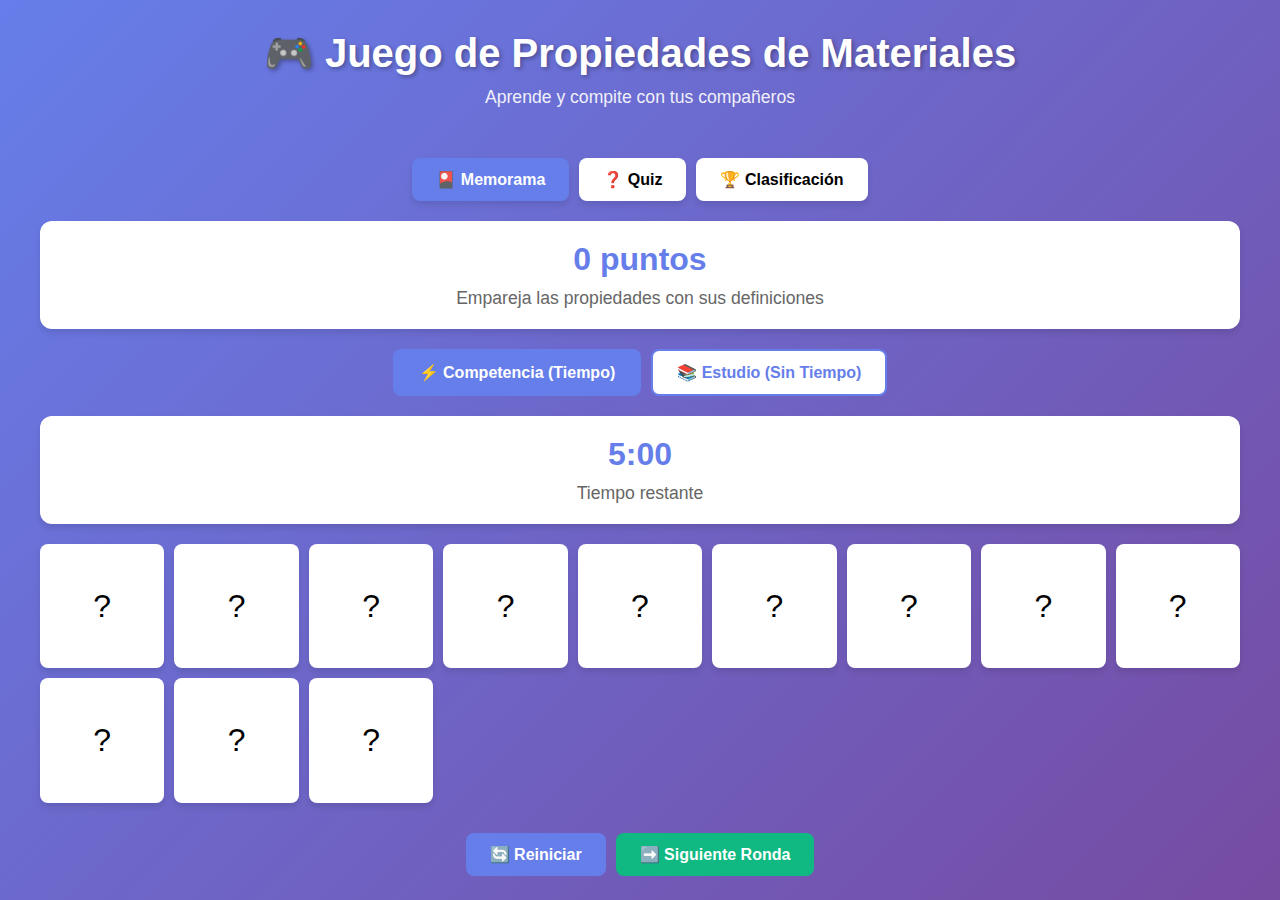
<file: index.html>
<!DOCTYPE html>
<html lang="es">
<head>
    <meta charset="UTF-8">
    <meta name="viewport" content="width=device-width, initial-scale=1.0">
    <title>Juego de Propiedades de Materiales</title>
    <link rel="stylesheet" href="style.css">
</head>
<body>
    <div class="container">
        <div class="header">
            <h1>🎮 Juego de Propiedades de Materiales</h1>
            <p>Aprende y compite con tus compañeros</p>
        </div>

        <div class="tabs">
            <button class="tab-btn active" onclick="switchTab('memorama')">🎴 Memorama</button>
            <button class="tab-btn" onclick="switchTab('quiz')">❓ Quiz</button>
            <button class="tab-btn" onclick="switchTab('leaderboard')">🏆 Clasificación</button>
        </div>

        <!-- MEMORAMA -->
        <div id="memorama" class="tab-content active">
            <div class="score-display">
                <h2 id="memorama-score">0 puntos</h2>
                <p>Empareja las propiedades con sus definiciones</p>
            </div>

            <div class="modo-selector">
                <button class="modo-btn active" onclick="setModoMemorama('competencia')">⚡ Competencia (Tiempo)</button>
                <button class="modo-btn" onclick="setModoMemorama('estudio')">📚 Estudio (Sin Tiempo)</button>
            </div>

            <div id="timer" class="score-display" style="display:none;">
                <h2 id="timer-display">5:00</h2>
                <p>Tiempo restante</p>
            </div>

            <div class="memorama-container" id="memorama-container"></div>

            <div class="btn-group">
                <button class="btn" onclick="resetMemorama()">🔄 Reiniciar</button>
                <button class="btn btn-secondary" onclick="nextMemorama()">➡️ Siguiente Ronda</button>
            </div>
        </div>

        <!-- QUIZ -->
        <div id="quiz" class="tab-content">
            <div class="quiz-container">
                <div class="stats">
                    <div class="stat-card">
                        <h3 id="quiz-progress">1/20</h3>
                        <p>Pregunta</p>
                    </div>
                    <div class="stat-card">
                        <h3 id="quiz-correct">0</h3>
                        <p>Correctas</p>
                    </div>
                    <div class="stat-card">
                        <h3 id="quiz-incorrect">0</h3>
                        <p>Incorrectas</p>
                    </div>
                </div>

                <div id="quiz-questions"></div>

                <div class="btn-group">
                    <button class="btn" onclick="startQuiz()">🎯 Comenzar Quiz</button>
                </div>
            </div>
        </div>

        <!-- LEADERBOARD -->
        <div id="leaderboard" class="tab-content">
            <div class="leaderboard">
                <h2>🏆 Top 3 Jugadores</h2>
                <table class="leaderboard-table">
                    <thead>
                        <tr>
                            <th>Posición</th>
                            <th>Nombre</th>
                            <th>Puntuación</th>
                            <th>Modo</th>
                        </tr>
                    </thead>
                    <tbody id="leaderboard-body">
                        <tr>
                            <td colspan="4" style="text-align:center; color:#999;">Cargando clasificación...</td>
                        </tr>
                    </tbody>
                </table>
            </div>

            <div class="btn-group">
                <button class="btn btn-secondary" onclick="clearLeaderboard()">🗑️ Limpiar Clasificación</button>
                <button class="btn" onclick="location.reload()">🔄 Actualizar</button>
            </div>
        </div>
    </div>

    <!-- SCRIPT OPTIMIZADO -->
    <script src="script.js"></script>
</body>
</html>
</file>
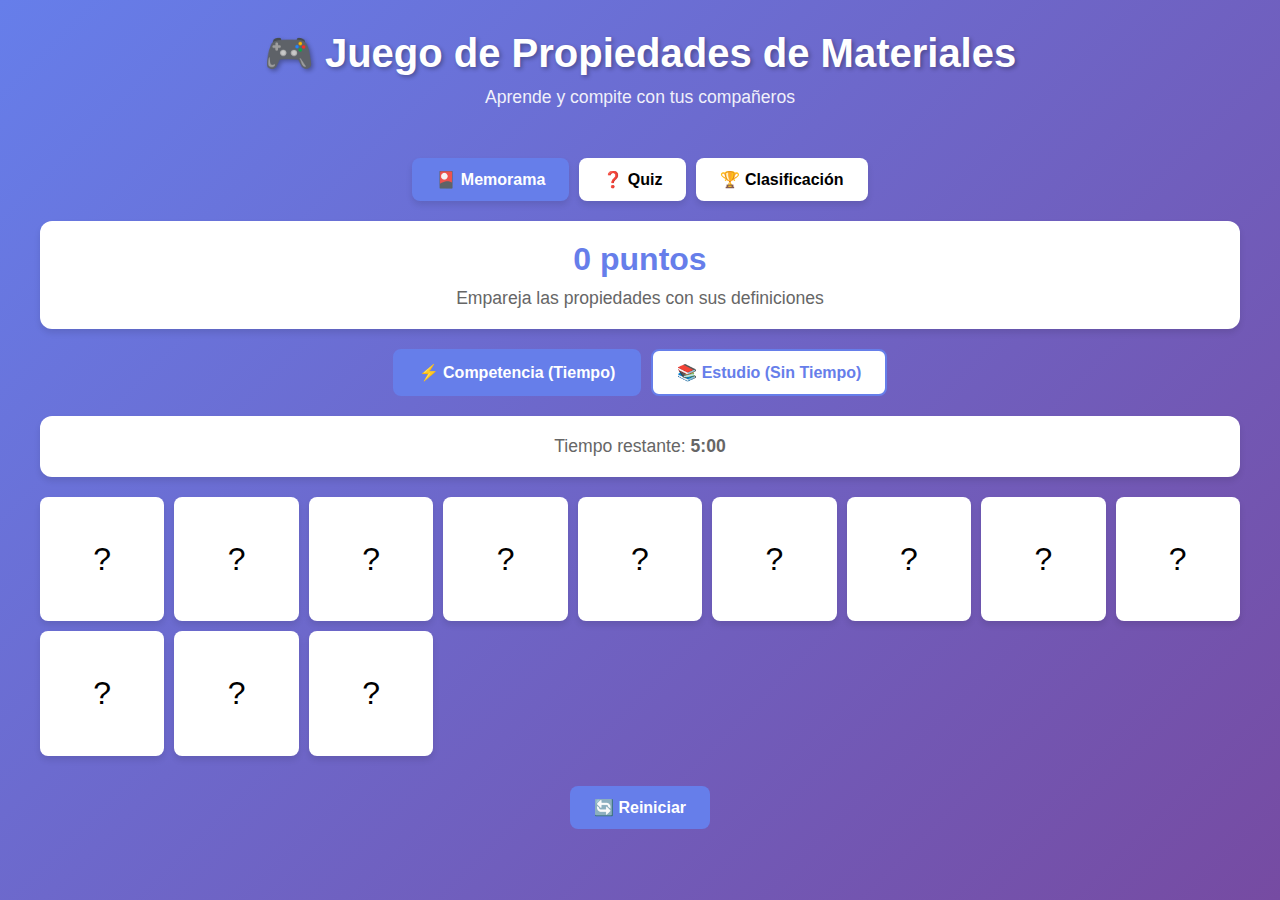
<file: juego-index.html>
<!DOCTYPE html>
<html lang="es">
<head>
    <meta charset="UTF-8">
    <meta name="viewport" content="width=device-width, initial-scale=1.0">
    <title>Juego de Propiedades de Materiales</title>
    <link rel="stylesheet" href="juego-styles.css">
</head>
<body>
    <div class="container">
        <div class="header">
            <h1>🎮 Juego de Propiedades de Materiales</h1>
            <p>Aprende y compite con tus compañeros</p>
        </div>

        <div class="tabs">
            <button class="tab-btn active" onclick="switchTab('memorama')">🎴 Memorama</button>
            <button class="tab-btn" onclick="switchTab('quiz')">❓ Quiz</button>
            <button class="tab-btn" onclick="switchTab('leaderboard')">🏆 Clasificación</button>
        </div>

        <!-- MEMORAMA -->
        <div id="memorama" class="tab-content active">
            <div class="score-display">
                <h2 id="memorama-score">0 puntos</h2>
                <p>Empareja las propiedades con sus definiciones</p>
            </div>

            <div class="modo-selector">
                <button class="modo-btn active" onclick="setModoMemorama('competencia')">⚡ Competencia (Tiempo)</button>
                <button class="modo-btn" onclick="setModoMemorama('estudio')">📚 Estudio (Sin Tiempo)</button>
            </div>

            <div id="timer" class="score-display" style="display:none;">
                <p>Tiempo restante: <strong id="timer-display">5:00</strong></p>
            </div>

            <div class="memorama-container" id="memorama-container"></div>

            <div class="btn-group">
                <button class="btn" onclick="resetMemorama()">🔄 Reiniciar</button>
            </div>
        </div>

        <!-- QUIZ -->
        <div id="quiz" class="tab-content">
            <div class="quiz-container">
                <div class="stats">
                    <div class="stat-card">
                        <h3 id="quiz-progress">1/20</h3>
                        <p>Pregunta</p>
                    </div>
                    <div class="stat-card">
                        <h3 id="quiz-correct">0</h3>
                        <p>Correctas</p>
                    </div>
                    <div class="stat-card">
                        <h3 id="quiz-incorrect">0</h3>
                        <p>Incorrectas</p>
                    </div>
                </div>

                <div id="quiz-questions"></div>

                <div class="btn-group">
                    <button class="btn" onclick="startQuiz()">🎯 Comenzar Quiz</button>
                </div>
            </div>
        </div>

        <!-- CLASIFICACIÓN -->
        <div id="leaderboard" class="tab-content">
            <div class="leaderboard">
                <h2>🏆 Top 3 Jugadores</h2>
                <table class="leaderboard-table">
                    <thead>
                        <tr>
                            <th>Posición</th>
                            <th>Nombre</th>
                            <th>Puntuación</th>
                            <th>Modo</th>
                        </tr>
                    </thead>
                    <tbody id="leaderboard-body">
                        <tr>
                            <td colspan="4" style="text-align:center; color:#999;">No hay datos aún</td>
                        </tr>
                    </tbody>
                </table>

                <div class="btn-group">
                    <button class="btn btn-secondary" onclick="clearLeaderboard()">🗑️ Limpiar Clasificación</button>
                </div>
            </div>
        </div>
    </div>

    <script src="juego-script.js"></script>
</body>
</html>
</file>
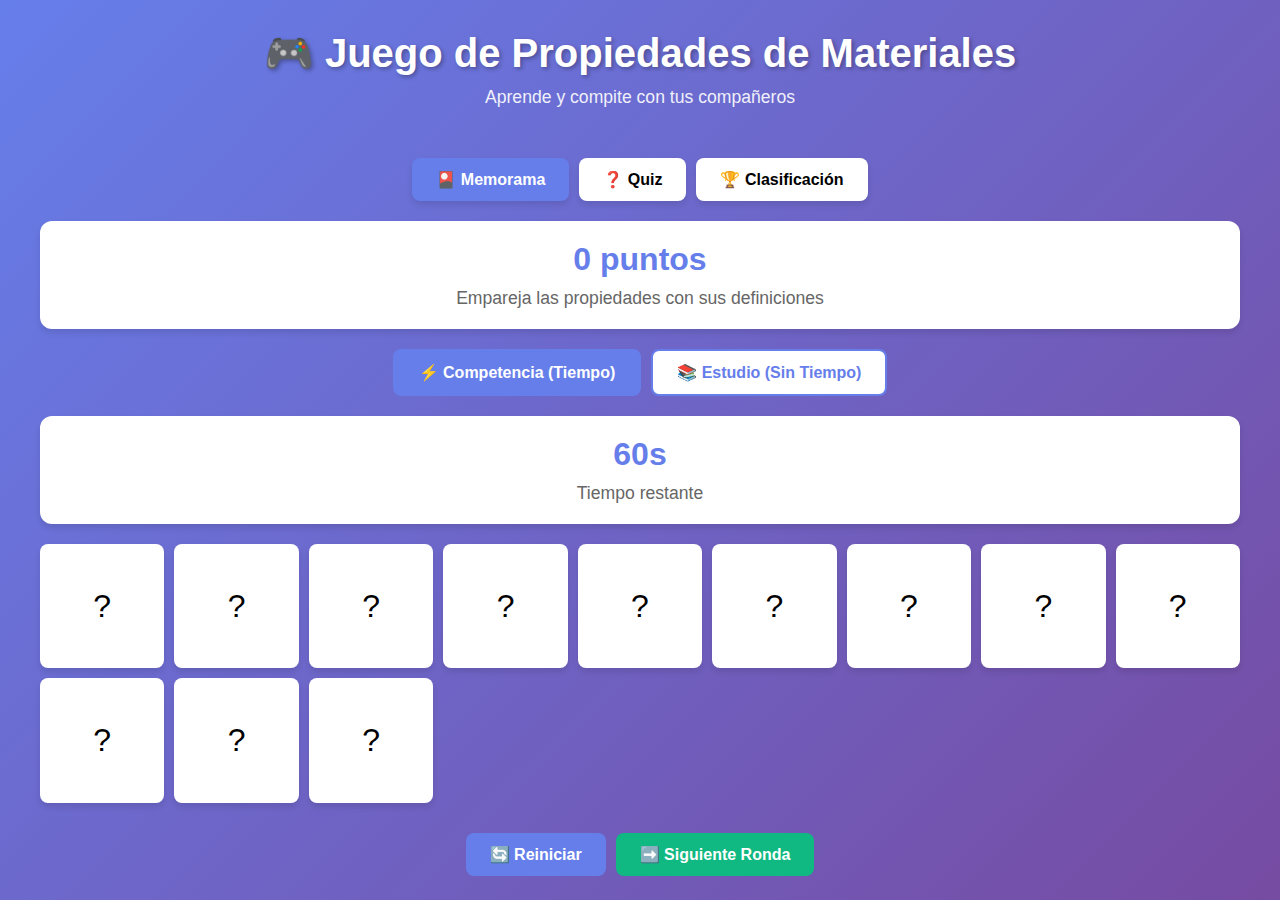
<file: juego-propiedades (1).html>
<!DOCTYPE html>
<html lang="es">
<head>
    <meta charset="UTF-8">
    <meta name="viewport" content="width=device-width, initial-scale=1.0">
    <title>Juego de Propiedades de Materiales</title>
    <style>
        * {
            margin: 0;
            padding: 0;
            box-sizing: border-box;
        }

        body {
            font-family: 'Segoe UI', Tahoma, Geneva, Verdana, sans-serif;
            background: linear-gradient(135deg, #667eea 0%, #764ba2 100%);
            min-height: 100vh;
            padding: 10px;
        }

        .container {
            max-width: 1200px;
            margin: 0 auto;
        }

        .header {
            text-align: center;
            color: white;
            margin-bottom: 30px;
            padding: 20px;
        }

        .header h1 {
            font-size: 2.5em;
            margin-bottom: 10px;
            text-shadow: 2px 2px 4px rgba(0,0,0,0.3);
        }

        .header p {
            font-size: 1.1em;
            opacity: 0.9;
        }

        .tabs {
            display: flex;
            gap: 10px;
            margin-bottom: 20px;
            flex-wrap: wrap;
            justify-content: center;
        }

        .tab-btn {
            padding: 12px 24px;
            background: white;
            border: none;
            border-radius: 8px;
            cursor: pointer;
            font-size: 1em;
            font-weight: 600;
            transition: all 0.3s ease;
            box-shadow: 0 4px 6px rgba(0,0,0,0.1);
        }

        .tab-btn:hover {
            transform: translateY(-2px);
            box-shadow: 0 6px 12px rgba(0,0,0,0.15);
        }

        .tab-btn.active {
            background: #667eea;
            color: white;
        }

        .tab-content {
            display: none;
            animation: fadeIn 0.3s ease;
        }

        .tab-content.active {
            display: block;
        }

        @keyframes fadeIn {
            from { opacity: 0; }
            to { opacity: 1; }
        }

        /* MEMORAMA */
        .memorama-container {
            display: grid;
            grid-template-columns: repeat(auto-fit, minmax(120px, 1fr));
            gap: 10px;
            margin-bottom: 30px;
        }

        .card {
            aspect-ratio: 1;
            background: white;
            border-radius: 8px;
            cursor: pointer;
            display: flex;
            align-items: center;
            justify-content: center;
            font-size: 2em;
            box-shadow: 0 4px 6px rgba(0,0,0,0.1);
            transition: all 0.3s ease;
            position: relative;
            min-height: 120px;
        }

        .card:hover:not(.matched) {
            transform: scale(1.05);
            box-shadow: 0 6px 12px rgba(0,0,0,0.15);
        }

        .card.flipped {
            background: linear-gradient(135deg, #667eea 0%, #764ba2 100%);
            color: white;
            font-size: 0.9em;
            padding: 10px;
            text-align: center;
        }

        .card.matched {
            opacity: 0.5;
            cursor: default;
        }

        /* QUIZ */
        .quiz-container {
            background: white;
            border-radius: 12px;
            padding: 30px;
            box-shadow: 0 8px 16px rgba(0,0,0,0.1);
        }

        .question {
            margin-bottom: 30px;
        }

        .question h3 {
            color: #333;
            margin-bottom: 15px;
            font-size: 1.2em;
        }

        .options {
            display: flex;
            flex-direction: column;
            gap: 10px;
        }

        .option {
            padding: 12px 16px;
            background: #f0f0f0;
            border: 2px solid transparent;
            border-radius: 8px;
            cursor: pointer;
            transition: all 0.3s ease;
            font-size: 1em;
        }

        .option:hover {
            background: #e0e0e0;
            border-color: #667eea;
        }

        .option.selected {
            background: #667eea;
            color: white;
            border-color: #667eea;
        }

        .option.correct {
            background: #10b981;
            color: white;
            border-color: #10b981;
        }

        .option.incorrect {
            background: #ef4444;
            color: white;
            border-color: #ef4444;
        }

        /* TABLA DE CLASIFICACIÓN */
        .leaderboard {
            background: white;
            border-radius: 12px;
            padding: 30px;
            box-shadow: 0 8px 16px rgba(0,0,0,0.1);
        }

        .leaderboard-table {
            width: 100%;
            border-collapse: collapse;
            margin-top: 20px;
        }

        .leaderboard-table th {
            background: #667eea;
            color: white;
            padding: 15px;
            text-align: left;
            font-weight: 600;
        }

        .leaderboard-table td {
            padding: 15px;
            border-bottom: 1px solid #e0e0e0;
        }

        .leaderboard-table tr:hover {
            background: #f9f9f9;
        }

        .medal {
            font-size: 1.5em;
            margin-right: 10px;
        }

        .rank-1 { color: #fbbf24; }
        .rank-2 { color: #c0c0c0; }
        .rank-3 { color: #cd7f32; }

        /* PUNTUACIÓN */
        .score-display {
            background: white;
            border-radius: 12px;
            padding: 20px;
            text-align: center;
            margin-bottom: 20px;
            box-shadow: 0 4px 6px rgba(0,0,0,0.1);
        }

        .score-display h2 {
            color: #667eea;
            font-size: 2em;
            margin-bottom: 10px;
        }

        .score-display p {
            color: #666;
            font-size: 1.1em;
        }

        /* BOTONES */
        .btn-group {
            display: flex;
            gap: 10px;
            justify-content: center;
            margin-top: 20px;
            flex-wrap: wrap;
        }

        .btn {
            padding: 12px 24px;
            background: #667eea;
            color: white;
            border: none;
            border-radius: 8px;
            cursor: pointer;
            font-size: 1em;
            font-weight: 600;
            transition: all 0.3s ease;
        }

        .btn:hover {
            background: #764ba2;
            transform: translateY(-2px);
        }

        .btn-secondary {
            background: #10b981;
        }

        .btn-secondary:hover {
            background: #059669;
        }

        /* RESPONSIVE */
        @media (max-width: 768px) {
            .header h1 {
                font-size: 1.8em;
            }

            .memorama-container {
                grid-template-columns: repeat(auto-fit, minmax(100px, 1fr));
            }

            .quiz-container,
            .leaderboard {
                padding: 20px;
            }

            .tabs {
                gap: 5px;
            }

            .tab-btn {
                padding: 10px 16px;
                font-size: 0.9em;
            }
        }

        .modo-selector {
            display: flex;
            gap: 10px;
            margin-bottom: 20px;
            justify-content: center;
            flex-wrap: wrap;
        }

        .modo-btn {
            padding: 12px 24px;
            background: white;
            border: 2px solid #667eea;
            border-radius: 8px;
            cursor: pointer;
            font-size: 1em;
            font-weight: 600;
            transition: all 0.3s ease;
            color: #667eea;
        }

        .modo-btn.active {
            background: #667eea;
            color: white;
        }

        .modo-btn:hover {
            transform: translateY(-2px);
        }

        .stats {
            display: grid;
            grid-template-columns: repeat(auto-fit, minmax(150px, 1fr));
            gap: 15px;
            margin-bottom: 20px;
        }

        .stat-card {
            background: white;
            border-radius: 8px;
            padding: 15px;
            text-align: center;
            box-shadow: 0 4px 6px rgba(0,0,0,0.1);
        }

        .stat-card h3 {
            color: #667eea;
            font-size: 1.5em;
            margin-bottom: 5px;
        }

        .stat-card p {
            color: #666;
            font-size: 0.9em;
        }
    </style>
</head>
<body>
    <div class="container">
        <div class="header">
            <h1>🎮 Juego de Propiedades de Materiales</h1>
            <p>Aprende y compite con tus compañeros</p>
        </div>

        <div class="tabs">
            <button class="tab-btn active" onclick="switchTab('memorama')">🎴 Memorama</button>
            <button class="tab-btn" onclick="switchTab('quiz')">❓ Quiz</button>
            <button class="tab-btn" onclick="switchTab('leaderboard')">🏆 Clasificación</button>
        </div>

        <!-- MEMORAMA -->
        <div id="memorama" class="tab-content active">
            <div class="score-display">
                <h2 id="memorama-score">0 puntos</h2>
                <p>Empareja las propiedades con sus definiciones</p>
            </div>

            <div class="modo-selector">
                <button class="modo-btn active" onclick="setModoMemorama('competencia')">⚡ Competencia (Tiempo)</button>
                <button class="modo-btn" onclick="setModoMemorama('estudio')">📚 Estudio (Sin Tiempo)</button>
            </div>

            <div id="timer" class="score-display" style="display:none;">
                <h2 id="timer-display">60s</h2>
                <p>Tiempo restante</p>
            </div>

            <div class="memorama-container" id="memorama-container"></div>

            <div class="btn-group">
                <button class="btn" onclick="resetMemorama()">🔄 Reiniciar</button>
                <button class="btn btn-secondary" onclick="nextMemorama()">➡️ Siguiente Ronda</button>
            </div>
        </div>

        <!-- QUIZ -->
        <div id="quiz" class="tab-content">
            <div class="score-display">
                <h2 id="quiz-score">0 / 0</h2>
                <p id="quiz-progress">Pregunta 1 de 10</p>
            </div>

            <div class="quiz-container" id="quiz-container"></div>

            <div class="btn-group">
                <button class="btn" onclick="resetQuiz()">🔄 Reiniciar Quiz</button>
                <button class="btn btn-secondary" onclick="nextQuestion()" id="next-btn" style="display:none;">➡️ Siguiente</button>
            </div>
        </div>

        <!-- LEADERBOARD -->
        <div id="leaderboard" class="tab-content">
            <div class="leaderboard">
                <h2>🏆 Top 3 Jugadores</h2>
                <table class="leaderboard-table">
                    <thead>
                        <tr>
                            <th>Posición</th>
                            <th>Nombre</th>
                            <th>Puntuación</th>
                            <th>Modo</th>
                        </tr>
                    </thead>
                    <tbody id="leaderboard-body">
                        <tr>
                            <td colspan="4" style="text-align:center; color:#999;">Cargando clasificación...</td>
                        </tr>
                    </tbody>
                </table>
            </div>

            <div class="btn-group">
                <button class="btn" onclick="guardarPuntuacion()">💾 Guardar Mi Puntuación</button>
                <button class="btn btn-secondary" onclick="location.reload()">🔄 Actualizar</button>
            </div>
        </div>
    </div>

    <script>
        // DATOS
        const propiedadesData = {
            "familias": [
                {
                    "id": "mecanicas",
                    "nombre": "Propiedades Mecánicas",
                    "color": "#3B82F6",
                    "icono": "⚙️",
                    "propiedades": [
                        {"id": "resistencia", "nombre": "Resistencia", "definicion": "Capacidad de soportar carga sin romperse", "aplicacion": "Puentes, edificios, vigas estructurales"},
                        {"id": "rigidez", "nombre": "Rigidez", "definicion": "Oposición a la deformación elástica", "aplicacion": "Estructuras que no deben deformarse"},
                        {"id": "ductilidad", "nombre": "Ductilidad", "definicion": "Capacidad de deformarse plásticamente antes de fractura", "aplicacion": "Cables, alambres de cobre"},
                        {"id": "dureza", "nombre": "Dureza", "definicion": "Resistencia al rayado y penetración", "aplicacion": "Herramientas de corte, brocas"},
                        {"id": "tenacidad", "nombre": "Tenacidad", "definicion": "Energía absorbida antes de la fractura", "aplicacion": "Herramientas de impacto"}
                    ]
                },
                {
                    "id": "electricas",
                    "nombre": "Propiedades Eléctricas",
                    "color": "#FBBF24",
                    "icono": "⚡",
                    "propiedades": [
                        {"id": "conductividad", "nombre": "Conductividad Eléctrica", "definicion": "Facilidad para transportar corriente eléctrica", "aplicacion": "Cables eléctricos, conexiones"},
                        {"id": "resistividad", "nombre": "Resistividad", "definicion": "Oposición al flujo de corriente eléctrica", "aplicacion": "Resistencias en circuitos"},
                        {"id": "semiconductividad", "nombre": "Semiconductividad", "definicion": "Conducción controlada de electricidad", "aplicacion": "Microchips, transistores, diodos"},
                        {"id": "permitividad", "nombre": "Permitividad", "definicion": "Respuesta a campos eléctricos externos", "aplicacion": "Capacitores, aislantes"}
                    ]
                },
                {
                    "id": "termicas",
                    "nombre": "Propiedades Térmicas",
                    "color": "#EF4444",
                    "icono": "🔥",
                    "propiedades": [
                        {"id": "conductividad-termica", "nombre": "Conductividad Térmica", "definicion": "Facilidad para transportar calor", "aplicacion": "Disipadores de calor, radiadores"},
                        {"id": "capacidad-calorifica", "nombre": "Capacidad Calorífica", "definicion": "Energía para aumentar temperatura", "aplicacion": "Sistemas de almacenamiento de calor"},
                        {"id": "expansion-termica", "nombre": "Expansión Térmica", "definicion": "Cambio en dimensiones con temperatura", "aplicacion": "Juntas de expansión en puentes"},
                        {"id": "difusividad-termica", "nombre": "Difusividad Térmica", "definicion": "Velocidad de propagación del calor", "aplicacion": "Materiales refractarios en hornos"}
                    ]
                },
                {
                    "id": "magneticas",
                    "nombre": "Propiedades Magnéticas",
                    "color": "#A855F7",
                    "icono": "🧲",
                    "propiedades": [
                        {"id": "ferromagnetismo", "nombre": "Ferromagnetismo", "definicion": "Atracción fuerte a campos magnéticos", "aplicacion": "Motores eléctricos, electroimanes"},
                        {"id": "paramagnetismo", "nombre": "Paramagnetismo", "definicion": "Atracción débil a campos magnéticos", "aplicacion": "Algunos metales no ferrosos"},
                        {"id": "diamagnetismo", "nombre": "Diamagnetismo", "definicion": "Repulsión a campos magnéticos", "aplicacion": "Blindaje magnético"},
                        {"id": "permeabilidad-magnetica", "nombre": "Permeabilidad Magnética", "definicion": "Facilidad para ser magnetizado", "aplicacion": "Núcleos de transformadores"}
                    ]
                },
                {
                    "id": "opticas",
                    "nombre": "Propiedades Ópticas",
                    "color": "#22C55E",
                    "icono": "💡",
                    "propiedades": [
                        {"id": "transparencia", "nombre": "Transparencia", "definicion": "Permite paso de luz sin dispersión", "aplicacion": "Lentes, ventanas, vidrios ópticos"},
                        {"id": "translucidez", "nombre": "Translucidez", "definicion": "Permite paso de luz pero dispersa", "aplicacion": "Vidrios esmerilados, plásticos opacos"},
                        {"id": "opacidad", "nombre": "Opacidad", "definicion": "Bloquea el paso de luz", "aplicacion": "Materiales de construcción"},
                        {"id": "indice-refraccion", "nombre": "Índice de Refracción", "definicion": "Medida de curvatura de luz", "aplicacion": "Fibras ópticas, lentes especiales"}
                    ]
                },
                {
                    "id": "quimicas",
                    "nombre": "Propiedades Químicas",
                    "color": "#92400E",
                    "icono": "⚗️",
                    "propiedades": [
                        {"id": "resistencia-corrosion", "nombre": "Resistencia a la Corrosión", "definicion": "Capacidad de soportar ataque ambiental", "aplicacion": "Tuberías marinas, estructuras costeras"},
                        {"id": "oxidacion", "nombre": "Oxidación", "definicion": "Reacción con oxígeno con pérdida de electrones", "aplicacion": "Formación de óxidos en metales"},
                        {"id": "degradacion-uv", "nombre": "Degradación UV", "definicion": "Deterioro por luz ultravioleta", "aplicacion": "Polímeros resistentes a UV"},
                        {"id": "estabilidad-quimica", "nombre": "Estabilidad Química", "definicion": "Resistencia a reacciones químicas", "aplicacion": "Recipientes para reactivos químicos"}
                    ]
                }
            ]
        };

        // VARIABLES GLOBALES
        let memoramaScore = 0;
        let quizScore = 0;
        let quizTotal = 0;
        let currentQuestion = 0;
        let timerInterval = null;
        let timerSeconds = 300; // 5 minutos
        let modoMemorama = 'competencia';
        let todasLasPropiedades = [];
        let leaderboard = JSON.parse(localStorage.getItem('leaderboard')) || [];

        // INICIALIZAR
        function init() {
            todasLasPropiedades = propiedadesData.familias.flatMap(f => 
                f.propiedades.map(p => ({...p, familia: f.nombre, color: f.color}))
            );
            initMemorama();
            initQuiz();
            updateLeaderboard();
        }

        // TABS
        function switchTab(tab) {
            document.querySelectorAll('.tab-content').forEach(el => el.classList.remove('active'));
            document.querySelectorAll('.tab-btn').forEach(el => el.classList.remove('active'));
            document.getElementById(tab).classList.add('active');
            event.target.classList.add('active');
        }

        // MEMORAMA
        function initMemorama() {
            const container = document.getElementById('memorama-container');
            container.innerHTML = '';
            memoramaScore = 0;
            updateMemoramaScore();

            const propiedades = [...todasLasPropiedades].sort(() => Math.random() - 0.5).slice(0, 6);
            const pares = [];

            propiedades.forEach(prop => {
                pares.push({type: 'nombre', value: prop.nombre, id: prop.id});
                pares.push({type: 'definicion', value: prop.definicion, id: prop.id});
            });

            pares.sort(() => Math.random() - 0.5);

            pares.forEach((par, index) => {
                const card = document.createElement('div');
                card.className = 'card';
                card.innerHTML = '?';
                card.dataset.index = index;
                card.dataset.type = par.type;
                card.dataset.id = par.id;
                card.dataset.value = par.value;
                card.onclick = () => flipCard(card);
                container.appendChild(card);
            });

            if (modoMemorama === 'competencia') {
                startTimer();
            }
        }

        function flipCard(card) {
            if (card.classList.contains('flipped') || card.classList.contains('matched')) return;

            card.classList.add('flipped');
            card.innerHTML = `<div style="font-size:0.8em;">${card.dataset.value}</div>`;

            const flipped = document.querySelectorAll('.card.flipped:not(.matched)');
            if (flipped.length === 2) {
                setTimeout(() => checkMatch(flipped), 500);
            }
        }

        function checkMatch(cards) {
            if (cards[0].dataset.id === cards[1].dataset.id) {
                cards.forEach(card => card.classList.add('matched'));
                memoramaScore += 10;
                updateMemoramaScore();

                if (document.querySelectorAll('.card.matched').length === document.querySelectorAll('.card').length) {
                    alert(`¡Ganaste! Puntuación: ${memoramaScore}`);
                    if (modoMemorama === 'competencia') clearInterval(timerInterval);
                }
            } else {
                cards.forEach(card => {
                    card.classList.remove('flipped');
                    card.innerHTML = '?';
                });
            }
        }

        function startTimer() {
            timerSeconds = 300; // 5 minutos
            document.getElementById('timer').style.display = 'block';
            clearInterval(timerInterval);
            timerInterval = setInterval(() => {
                timerSeconds--;
                document.getElementById('timer-display').innerHTML = timerSeconds + 's';
                if (timerSeconds <= 0) {
                    clearInterval(timerInterval);
                    alert('¡Tiempo terminado!');
                    resetMemorama();
                }
            }, 1000);
        }

        function setModoMemorama(modo) {
            modoMemorama = modo;
            document.querySelectorAll('.modo-btn').forEach(btn => btn.classList.remove('active'));
            event.target.classList.add('active');
            if (modo === 'competencia') {
                document.getElementById('timer').style.display = 'block';
            } else {
                document.getElementById('timer').style.display = 'none';
                clearInterval(timerInterval);
            }
            resetMemorama();
        }

        function updateMemoramaScore() {
            document.getElementById('memorama-score').innerHTML = memoramaScore + ' puntos';
        }

        function resetMemorama() {
            clearInterval(timerInterval);
            initMemorama();
        }

        function nextMemorama() {
            resetMemorama();
        }

        // QUIZ
        function initQuiz() {
            quizScore = 0;
            currentQuestion = 0;
            quizTotal = 10;
            generateQuizQuestions();
            showQuestion();
        }

        let quizQuestions = [];

        function generateQuizQuestions() {
            quizQuestions = [];
            const bancoPreguntas = [
                // PREGUNTAS SOBRE DEFINICIONES
                ...todasLasPropiedades.map(prop => ({
                    tipo: 'definicion',
                    pregunta: `¿Cuál es la definición de ${prop.nombre}?`,
                    respuestaCorrecta: prop.definicion,
                    propiedad: prop.nombre,
                    familia: prop.familia
                })),
                // PREGUNTAS SOBRE APLICACIONES
                ...todasLasPropiedades.map(prop => ({
                    tipo: 'aplicacion',
                    pregunta: `¿Cuál es una aplicación de ${prop.nombre}?`,
                    respuestaCorrecta: prop.aplicacion,
                    propiedad: prop.nombre,
                    familia: prop.familia
                })),
                // PREGUNTAS SOBRE FAMILIA
                ...todasLasPropiedades.map(prop => ({
                    tipo: 'familia',
                    pregunta: `¿A qué familia pertenece la propiedad '${prop.nombre}'?`,
                    respuestaCorrecta: prop.familia,
                    propiedad: prop.nombre,
                    familia: prop.familia
                })),
                // PREGUNTAS DE COMPARACIÓN
                {
                    tipo: 'comparacion',
                    pregunta: 'La ductilidad es la capacidad de deformarse plásticamente. ¿Cuál es lo opuesto?',
                    respuestaCorrecta: 'Fragilidad',
                    propiedad: 'Ductilidad',
                    familia: 'Propiedades Mecánicas'
                },
                {
                    tipo: 'comparacion',
                    pregunta: 'La conductividad eléctrica es alta en el cobre. ¿Cuál material tiene baja conductividad?',
                    respuestaCorrecta: 'Vidrio',
                    propiedad: 'Conductividad',
                    familia: 'Propiedades Eléctricas'
                },
                {
                    tipo: 'comparacion',
                    pregunta: 'El ferromagnetismo es atracción fuerte a campos magnéticos. ¿Qué es el diamagnetismo?',
                    respuestaCorrecta: 'Repulsión a campos magnéticos',
                    propiedad: 'Magnetismo',
                    familia: 'Propiedades Magnéticas'
                },
                // PREGUNTAS DE IDENTIFICACIÓN
                {
                    tipo: 'identificacion',
                    pregunta: 'Un material que permite el paso de luz sin dispersión es:',
                    respuestaCorrecta: 'Transparente',
                    propiedad: 'Transparencia',
                    familia: 'Propiedades Ópticas'
                },
                {
                    tipo: 'identificacion',
                    pregunta: 'La formación de óxido en hierro es un ejemplo de:',
                    respuestaCorrecta: 'Oxidación',
                    propiedad: 'Oxidación',
                    familia: 'Propiedades Químicas'
                },
                {
                    tipo: 'identificacion',
                    pregunta: 'La resistencia de un material a rayarse es su:',
                    respuestaCorrecta: 'Dureza',
                    propiedad: 'Dureza',
                    familia: 'Propiedades Mecánicas'
                },
                // PREGUNTAS DE APLICACIÓN PRÁCTICA
                {
                    tipo: 'practica',
                    pregunta: 'Para construir un puente que soporte mucho peso, ¿qué propiedad es más importante?',
                    respuestaCorrecta: 'Resistencia',
                    propiedad: 'Resistencia',
                    familia: 'Propiedades Mecánicas'
                },
                {
                    tipo: 'practica',
                    pregunta: '¿Cuál es la propiedad más importante en los cables eléctricos?',
                    respuestaCorrecta: 'Conductividad Eléctrica',
                    propiedad: 'Conductividad',
                    familia: 'Propiedades Eléctricas'
                },
                {
                    tipo: 'practica',
                    pregunta: 'En un disipador de calor de computadora, ¿qué propiedad es crítica?',
                    respuestaCorrecta: 'Conductividad Térmica',
                    propiedad: 'Conductividad Térmica',
                    familia: 'Propiedades Térmicas'
                },
                {
                    tipo: 'practica',
                    pregunta: 'Para tuberías en ambientes marinos, ¿qué propiedad es esencial?',
                    respuestaCorrecta: 'Resistencia a la Corrosión',
                    propiedad: 'Resistencia a la Corrosión',
                    familia: 'Propiedades Químicas'
                },
                {
                    tipo: 'practica',
                    pregunta: '¿Qué propiedad permite que las fibras ópticas transmitan información?',
                    respuestaCorrecta: 'Índice de Refracción',
                    propiedad: 'Índice de Refracción',
                    familia: 'Propiedades Ópticas'
                }
            ];

            // Seleccionar 20 preguntas aleatorias del banco
            const preguntasAleatorias = bancoPreguntas.sort(() => Math.random() - 0.5).slice(0, 20);
            quizTotal = preguntasAleatorias.length;

            preguntasAleatorias.forEach(q => {
                const opciones = [q.respuestaCorrecta];
                
                // Generar opciones incorrectas
                const propiedadesAleatorias = todasLasPropiedades.sort(() => Math.random() - 0.5).slice(0, 10);
                
                while (opciones.length < 4) {
                    let opcionIncorrecta;
                    
                    if (q.tipo === 'definicion') {
                        opcionIncorrecta = propiedadesAleatorias[opciones.length - 1]?.definicion;
                    } else if (q.tipo === 'aplicacion') {
                        opcionIncorrecta = propiedadesAleatorias[opciones.length - 1]?.aplicacion;
                    } else if (q.tipo === 'familia') {
                        const familias = [...new Set(todasLasPropiedades.map(p => p.familia))];
                        opcionIncorrecta = familias[Math.floor(Math.random() * familias.length)];
                    } else {
                        opcionIncorrecta = ['Fragilidad', 'Conductividad', 'Vidrio', 'Transparente', 'Oxidación', 'Dureza', 'Resistencia'][Math.floor(Math.random() * 7)];
                    }
                    
                    if (opcionIncorrecta && !opciones.includes(opcionIncorrecta)) {
                        opciones.push(opcionIncorrecta);
                    }
                }

                quizQuestions.push({
                    pregunta: q.pregunta,
                    opciones: opciones.sort(() => Math.random() - 0.5),
                    respuestaCorrecta: q.respuestaCorrecta,
                    propiedad: q.propiedad,
                    familia: q.familia
                });
            });
        }

        function showQuestion() {
            if (currentQuestion >= quizTotal) {
                showQuizResults();
                return;
            }

            const q = quizQuestions[currentQuestion];
            const container = document.getElementById('quiz-container');
            container.innerHTML = `
                <div class="question">
                    <h3>${q.pregunta}</h3>
                    <p style="color:#999; font-size:0.9em;">Familia: ${q.familia}</p>
                    <div class="options">
                        ${q.opciones.map((opt, i) => `
                            <div class="option" onclick="selectOption(this, '${opt}', '${q.respuestaCorrecta}')">${opt}</div>
                        `).join('')}
                    </div>
                </div>
            `;

            document.getElementById('quiz-progress').innerHTML = `Pregunta ${currentQuestion + 1} de ${quizTotal} | Familia: ${q.familia}`;
            document.getElementById('next-btn').style.display = 'none';
        }

        function selectOption(element, selected, correct) {
            document.querySelectorAll('.option').forEach(opt => opt.onclick = null);

            if (selected === correct) {
                element.classList.add('correct');
                quizScore++;
            } else {
                element.classList.add('incorrect');
                document.querySelectorAll('.option').forEach(opt => {
                    if (opt.innerHTML === correct) opt.classList.add('correct');
                });
            }

            document.getElementById('quiz-score').innerHTML = `${quizScore} / ${quizTotal}`;
            document.getElementById('next-btn').style.display = 'block';
        }

        function nextQuestion() {
            currentQuestion++;
            showQuestion();
        }

        function showQuizResults() {
            const container = document.getElementById('quiz-container');
            const porcentaje = Math.round((quizScore / quizTotal) * 100);
            container.innerHTML = `
                <div style="text-align:center;">
                    <h2 style="color:#667eea; font-size:2em; margin-bottom:10px;">¡Quiz Completado!</h2>
                    <p style="font-size:1.5em; color:#333; margin-bottom:20px;">Puntuación: ${quizScore}/${quizTotal} (${porcentaje}%)</p>
                    <p style="font-size:1.1em; color:#666;">
                        ${porcentaje >= 80 ? '¡Excelente trabajo!' : porcentaje >= 60 ? 'Buen intento, sigue practicando' : 'Necesitas estudiar más'}
                    </p>
                </div>
            `;
            document.getElementById('next-btn').style.display = 'none';
        }

        function resetQuiz() {
            initQuiz();
        }

        // LEADERBOARD
        function updateLeaderboard() {
            const tbody = document.getElementById('leaderboard-body');
            const top3 = leaderboard.sort((a, b) => b.puntuacion - a.puntuacion).slice(0, 3);

            if (top3.length === 0) {
                tbody.innerHTML = '<tr><td colspan="4" style="text-align:center; color:#999;">No hay puntuaciones aún</td></tr>';
                return;
            }

            tbody.innerHTML = top3.map((entry, i) => `
                <tr>
                    <td><span class="medal rank-${i+1}">${i === 0 ? '🥇' : i === 1 ? '🥈' : '🥉'}</span></td>
                    <td>${entry.nombre}</td>
                    <td style="font-weight:bold; color:#667eea;">${entry.puntuacion}</td>
                    <td>${entry.modo}</td>
                </tr>
            `).join('');
        }

        function guardarPuntuacion() {
            const nombre = prompt('¿Cuál es tu nombre?');
            if (!nombre) return;

            const puntuacion = Math.max(memoramaScore, quizScore);
            const modo = 'Competencia';

            leaderboard.push({nombre, puntuacion, modo});
            localStorage.setItem('leaderboard', JSON.stringify(leaderboard));

            updateLeaderboard();
            alert('¡Puntuación guardada!');
        }

        // INICIAR
        init();
    </script>
</body>
</html>
</file>
<file: style.css>
* {
            margin: 0;
            padding: 0;
            box-sizing: border-box;
        }

        body {
            font-family: 'Segoe UI', Tahoma, Geneva, Verdana, sans-serif;
            background: linear-gradient(135deg, #667eea 0%, #764ba2 100%);
            min-height: 100vh;
            padding: 10px;
        }

        .container {
            max-width: 1200px;
            margin: 0 auto;
        }

        .header {
            text-align: center;
            color: white;
            margin-bottom: 30px;
            padding: 20px;
        }

        .header h1 {
            font-size: 2.5em;
            margin-bottom: 10px;
            text-shadow: 2px 2px 4px rgba(0,0,0,0.3);
        }

        .header p {
            font-size: 1.1em;
            opacity: 0.9;
        }

        .tabs {
            display: flex;
            gap: 10px;
            margin-bottom: 20px;
            flex-wrap: wrap;
            justify-content: center;
        }

        .tab-btn {
            padding: 12px 24px;
            background: white;
            border: none;
            border-radius: 8px;
            cursor: pointer;
            font-size: 1em;
            font-weight: 600;
            transition: all 0.3s ease;
            box-shadow: 0 4px 6px rgba(0,0,0,0.1);
        }

        .tab-btn:hover {
            transform: translateY(-2px);
            box-shadow: 0 6px 12px rgba(0,0,0,0.15);
        }

        .tab-btn.active {
            background: #667eea;
            color: white;
        }

        .tab-content {
            display: none;
            animation: fadeIn 0.3s ease;
        }

        .tab-content.active {
            display: block;
        }

        @keyframes fadeIn {
            from { opacity: 0; }
            to { opacity: 1; }
        }

        /* MEMORAMA */
        .memorama-container {
            display: grid;
            grid-template-columns: repeat(auto-fit, minmax(120px, 1fr));
            gap: 10px;
            margin-bottom: 30px;
        }

        .card {
            aspect-ratio: 1;
            background: white;
            border-radius: 8px;
            cursor: pointer;
            display: flex;
            align-items: center;
            justify-content: center;
            font-size: 2em;
            box-shadow: 0 4px 6px rgba(0,0,0,0.1);
            transition: all 0.3s ease;
            position: relative;
            min-height: 120px;
        }

        .card:hover:not(.matched) {
            transform: scale(1.05);
            box-shadow: 0 6px 12px rgba(0,0,0,0.15);
        }

        .card.flipped {
            background: linear-gradient(135deg, #667eea 0%, #764ba2 100%);
            color: white;
            font-size: 0.9em;
            padding: 10px;
            text-align: center;
        }

        .card.matched {
            opacity: 0.5;
            cursor: default;
        }

        /* QUIZ */
        .quiz-container {
            background: white;
            border-radius: 12px;
            padding: 30px;
            box-shadow: 0 8px 16px rgba(0,0,0,0.1);
        }

        .question {
            margin-bottom: 30px;
        }

        .question h3 {
            color: #333;
            margin-bottom: 15px;
            font-size: 1.2em;
        }

        .options {
            display: flex;
            flex-direction: column;
            gap: 10px;
        }

        .option {
            padding: 12px 16px;
            background: #f0f0f0;
            border: 2px solid transparent;
            border-radius: 8px;
            cursor: pointer;
            transition: all 0.3s ease;
            font-size: 1em;
        }

        .option:hover {
            background: #e0e0e0;
            border-color: #667eea;
        }

        .option.selected {
            background: #667eea;
            color: white;
            border-color: #667eea;
        }

        .option.correct {
            background: #10b981;
            color: white;
            border-color: #10b981;
        }

        .option.incorrect {
            background: #ef4444;
            color: white;
            border-color: #ef4444;
        }

        /* TABLA DE CLASIFICACIÓN */
        .leaderboard {
            background: white;
            border-radius: 12px;
            padding: 30px;
            box-shadow: 0 8px 16px rgba(0,0,0,0.1);
        }

        .leaderboard-table {
            width: 100%;
            border-collapse: collapse;
            margin-top: 20px;
        }

        .leaderboard-table th {
            background: #667eea;
            color: white;
            padding: 15px;
            text-align: left;
            font-weight: 600;
        }

        .leaderboard-table td {
            padding: 15px;
            border-bottom: 1px solid #e0e0e0;
        }

        .leaderboard-table tr:hover {
            background: #f9f9f9;
        }

        .medal {
            font-size: 1.5em;
            margin-right: 10px;
        }

        .rank-1 { color: #fbbf24; }
        .rank-2 { color: #c0c0c0; }
        .rank-3 { color: #cd7f32; }

        /* PUNTUACIÓN */
        .score-display {
            background: white;
            border-radius: 12px;
            padding: 20px;
            text-align: center;
            margin-bottom: 20px;
            box-shadow: 0 4px 6px rgba(0,0,0,0.1);
        }

        .score-display h2 {
            color: #667eea;
            font-size: 2em;
            margin-bottom: 10px;
        }

        .score-display p {
            color: #666;
            font-size: 1.1em;
        }

        /* BOTONES */
        .btn-group {
            display: flex;
            gap: 10px;
            justify-content: center;
            margin-top: 20px;
            flex-wrap: wrap;
        }

        .btn {
            padding: 12px 24px;
            background: #667eea;
            color: white;
            border: none;
            border-radius: 8px;
            cursor: pointer;
            font-size: 1em;
            font-weight: 600;
            transition: all 0.3s ease;
        }

        .btn:hover {
            background: #764ba2;
            transform: translateY(-2px);
        }

        .btn-secondary {
            background: #10b981;
        }

        .btn-secondary:hover {
            background: #059669;
        }

        /* RESPONSIVE */
        @media (max-width: 768px) {
            .header h1 {
                font-size: 1.8em;
            }

            .memorama-container {
                grid-template-columns: repeat(auto-fit, minmax(100px, 1fr));
            }

            .quiz-container,
            .leaderboard {
                padding: 20px;
            }

            .tabs {
                gap: 5px;
            }

            .tab-btn {
                padding: 10px 16px;
                font-size: 0.9em;
            }
        }

        .modo-selector {
            display: flex;
            gap: 10px;
            margin-bottom: 20px;
            justify-content: center;
            flex-wrap: wrap;
        }

        .modo-btn {
            padding: 12px 24px;
            background: white;
            border: 2px solid #667eea;
            border-radius: 8px;
            cursor: pointer;
            font-size: 1em;
            font-weight: 600;
            transition: all 0.3s ease;
            color: #667eea;
        }

        .modo-btn.active {
            background: #667eea;
            color: white;
        }

        .modo-btn:hover {
            transform: translateY(-2px);
        }

        .stats {
            display: grid;
            grid-template-columns: repeat(auto-fit, minmax(150px, 1fr));
            gap: 15px;
            margin-bottom: 20px;
        }

        .stat-card {
            background: white;
            border-radius: 8px;
            padding: 15px;
            text-align: center;
            box-shadow: 0 4px 6px rgba(0,0,0,0.1);
        }

        .stat-card h3 {
            color: #667eea;
            font-size: 1.5em;
            margin-bottom: 5px;
        }

        .stat-card p {
            color: #666;
            font-size: 0.9em;
        }
</file>
<file: juego-styles.css>
* {
    margin: 0;
    padding: 0;
    box-sizing: border-box;
}

body {
    font-family: 'Segoe UI', Tahoma, Geneva, Verdana, sans-serif;
    background: linear-gradient(135deg, #667eea 0%, #764ba2 100%);
    min-height: 100vh;
    padding: 10px;
}

.container {
    max-width: 1200px;
    margin: 0 auto;
}

.header {
    text-align: center;
    color: white;
    margin-bottom: 30px;
    padding: 20px;
}

.header h1 {
    font-size: 2.5em;
    margin-bottom: 10px;
    text-shadow: 2px 2px 4px rgba(0,0,0,0.3);
}

.header p {
    font-size: 1.1em;
    opacity: 0.9;
}

.tabs {
    display: flex;
    gap: 10px;
    margin-bottom: 20px;
    flex-wrap: wrap;
    justify-content: center;
}

.tab-btn {
    padding: 12px 24px;
    background: white;
    border: none;
    border-radius: 8px;
    cursor: pointer;
    font-size: 1em;
    font-weight: 600;
    transition: all 0.3s ease;
    box-shadow: 0 4px 6px rgba(0,0,0,0.1);
}

.tab-btn:hover {
    transform: translateY(-2px);
    box-shadow: 0 6px 12px rgba(0,0,0,0.15);
}

.tab-btn.active {
    background: #667eea;
    color: white;
}

.tab-content {
    display: none;
    animation: fadeIn 0.3s ease;
}

.tab-content.active {
    display: block;
}

@keyframes fadeIn {
    from { opacity: 0; }
    to { opacity: 1; }
}

/* MEMORAMA */
.memorama-container {
    display: grid;
    grid-template-columns: repeat(auto-fit, minmax(120px, 1fr));
    gap: 10px;
    margin-bottom: 30px;
}

.card {
    aspect-ratio: 1;
    background: white;
    border-radius: 8px;
    cursor: pointer;
    display: flex;
    align-items: center;
    justify-content: center;
    font-size: 2em;
    box-shadow: 0 4px 6px rgba(0,0,0,0.1);
    transition: all 0.3s ease;
    position: relative;
    min-height: 120px;
}

.card:hover:not(.matched) {
    transform: scale(1.05);
    box-shadow: 0 6px 12px rgba(0,0,0,0.15);
}

.card.flipped {
    background: linear-gradient(135deg, #667eea 0%, #764ba2 100%);
    color: white;
    font-size: 0.9em;
    padding: 10px;
    text-align: center;
}

.card.matched {
    opacity: 0.5;
    cursor: default;
}

/* QUIZ */
.quiz-container {
    background: white;
    border-radius: 12px;
    padding: 30px;
    box-shadow: 0 8px 16px rgba(0,0,0,0.1);
}

.question {
    margin-bottom: 30px;
}

.question h3 {
    color: #333;
    margin-bottom: 15px;
    font-size: 1.2em;
}

.options {
    display: flex;
    flex-direction: column;
    gap: 10px;
}

.option {
    padding: 12px 16px;
    background: #f0f0f0;
    border: 2px solid transparent;
    border-radius: 8px;
    cursor: pointer;
    transition: all 0.3s ease;
    font-size: 1em;
}

.option:hover {
    background: #e0e0e0;
    border-color: #667eea;
}

.option.selected {
    background: #667eea;
    color: white;
    border-color: #667eea;
}

.option.correct {
    background: #10b981;
    color: white;
    border-color: #10b981;
}

.option.incorrect {
    background: #ef4444;
    color: white;
    border-color: #ef4444;
}

/* TABLA DE CLASIFICACIÓN */
.leaderboard {
    background: white;
    border-radius: 12px;
    padding: 30px;
    box-shadow: 0 8px 16px rgba(0,0,0,0.1);
}

.leaderboard h2 {
    color: #333;
    margin-bottom: 20px;
}

.leaderboard-table {
    width: 100%;
    border-collapse: collapse;
    margin-top: 20px;
}

.leaderboard-table th {
    background: #667eea;
    color: white;
    padding: 15px;
    text-align: left;
    font-weight: 600;
}

.leaderboard-table td {
    padding: 15px;
    border-bottom: 1px solid #e0e0e0;
}

.leaderboard-table tr:hover {
    background: #f9f9f9;
}

.medal {
    font-size: 1.5em;
    margin-right: 10px;
}

.rank-1 { color: #fbbf24; }
.rank-2 { color: #c0c0c0; }
.rank-3 { color: #cd7f32; }

/* PUNTUACIÓN */
.score-display {
    background: white;
    border-radius: 12px;
    padding: 20px;
    text-align: center;
    margin-bottom: 20px;
    box-shadow: 0 4px 6px rgba(0,0,0,0.1);
}

.score-display h2 {
    color: #667eea;
    font-size: 2em;
    margin-bottom: 10px;
}

.score-display p {
    color: #666;
    font-size: 1.1em;
}

/* BOTONES */
.btn-group {
    display: flex;
    gap: 10px;
    justify-content: center;
    margin-top: 20px;
    flex-wrap: wrap;
}

.btn {
    padding: 12px 24px;
    background: #667eea;
    color: white;
    border: none;
    border-radius: 8px;
    cursor: pointer;
    font-size: 1em;
    font-weight: 600;
    transition: all 0.3s ease;
}

.btn:hover {
    background: #764ba2;
    transform: translateY(-2px);
}

.btn-secondary {
    background: #10b981;
}

.btn-secondary:hover {
    background: #059669;
}

/* RESPONSIVE */
@media (max-width: 768px) {
    .header h1 {
        font-size: 1.8em;
    }

    .memorama-container {
        grid-template-columns: repeat(auto-fit, minmax(100px, 1fr));
    }

    .quiz-container,
    .leaderboard {
        padding: 20px;
    }

    .tabs {
        gap: 5px;
    }

    .tab-btn {
        padding: 10px 16px;
        font-size: 0.9em;
    }
}

.modo-selector {
    display: flex;
    gap: 10px;
    margin-bottom: 20px;
    justify-content: center;
    flex-wrap: wrap;
}

.modo-btn {
    padding: 12px 24px;
    background: white;
    border: 2px solid #667eea;
    border-radius: 8px;
    cursor: pointer;
    font-size: 1em;
    font-weight: 600;
    transition: all 0.3s ease;
    color: #667eea;
}

.modo-btn.active {
    background: #667eea;
    color: white;
}

.modo-btn:hover {
    transform: translateY(-2px);
}

.stats {
    display: grid;
    grid-template-columns: repeat(auto-fit, minmax(150px, 1fr));
    gap: 15px;
    margin-bottom: 20px;
}

.stat-card {
    background: white;
    border-radius: 8px;
    padding: 15px;
    text-align: center;
    box-shadow: 0 4px 6px rgba(0,0,0,0.1);
    border-left: 4px solid #667eea;
}

.stat-card h3 {
    color: #667eea;
    font-size: 1.5em;
    margin-bottom: 5px;
}

.stat-card p {
    color: #666;
    font-size: 0.9em;
}
</file>
